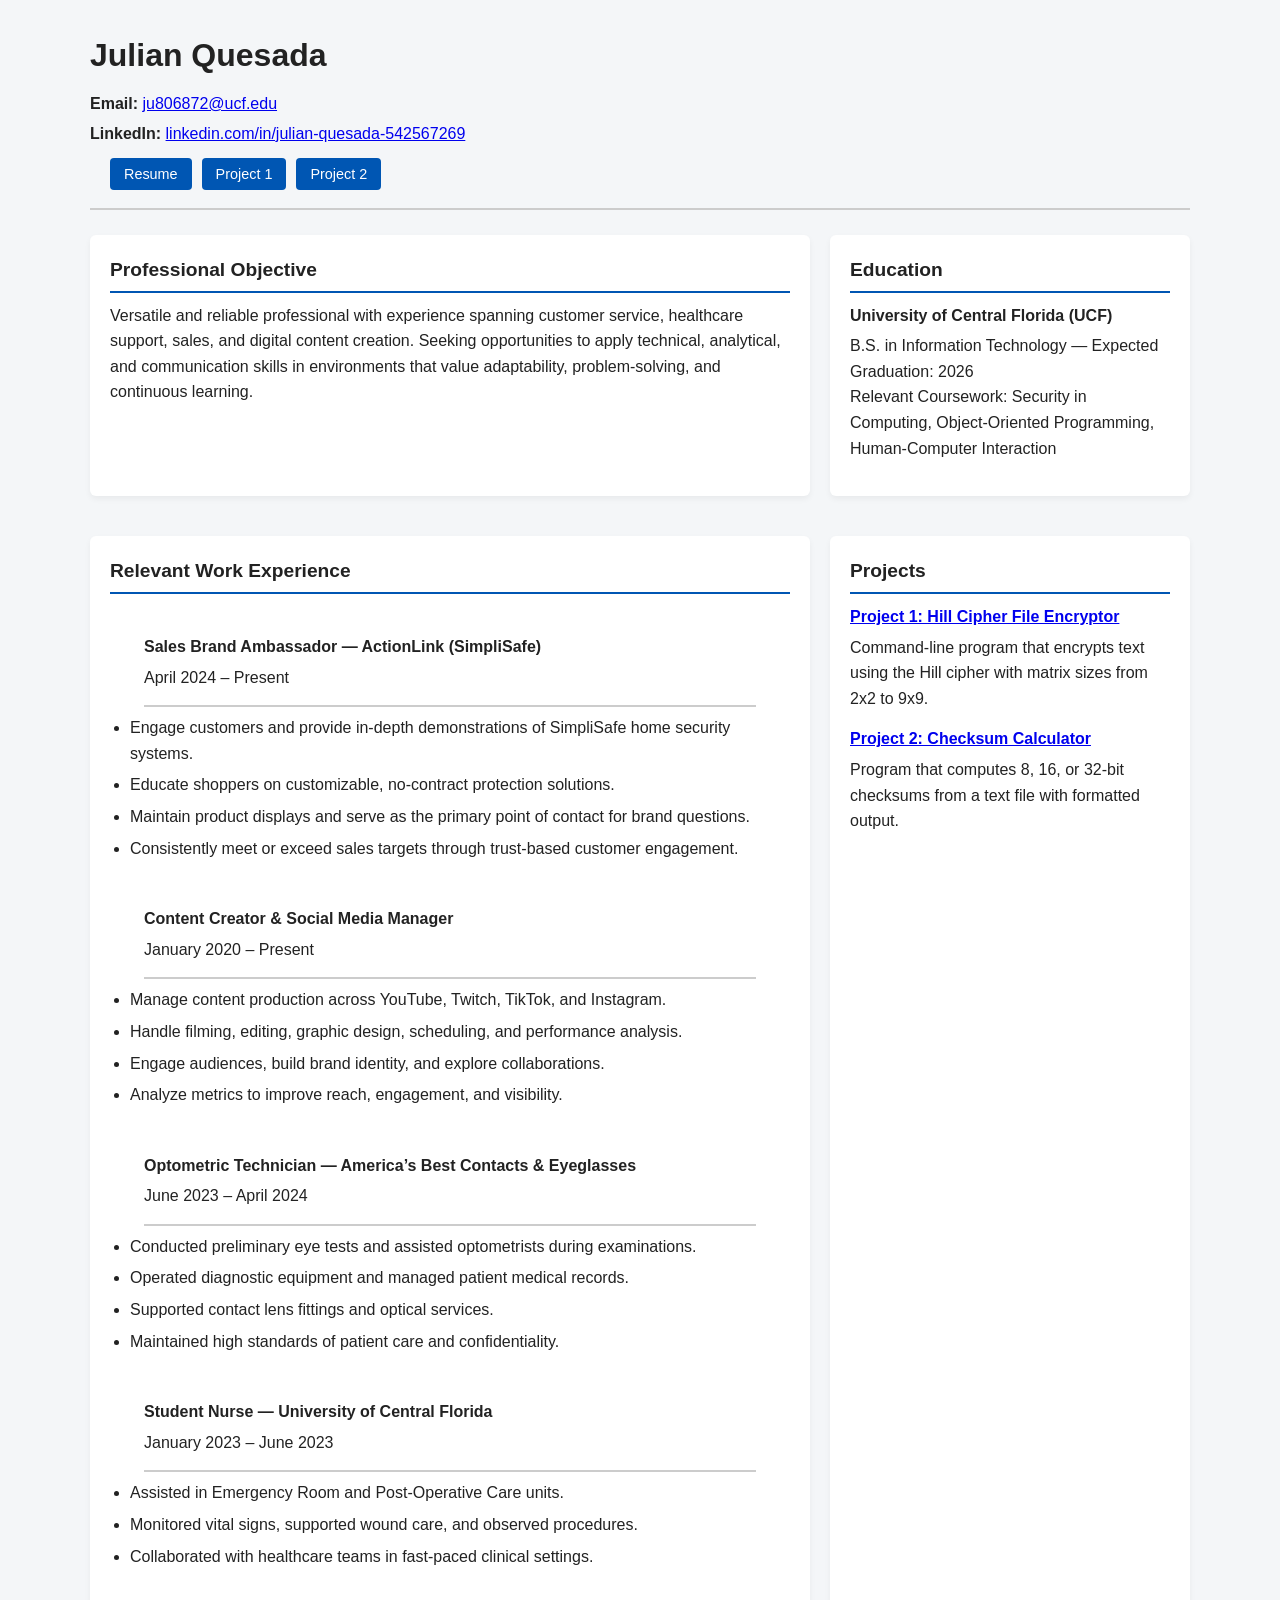
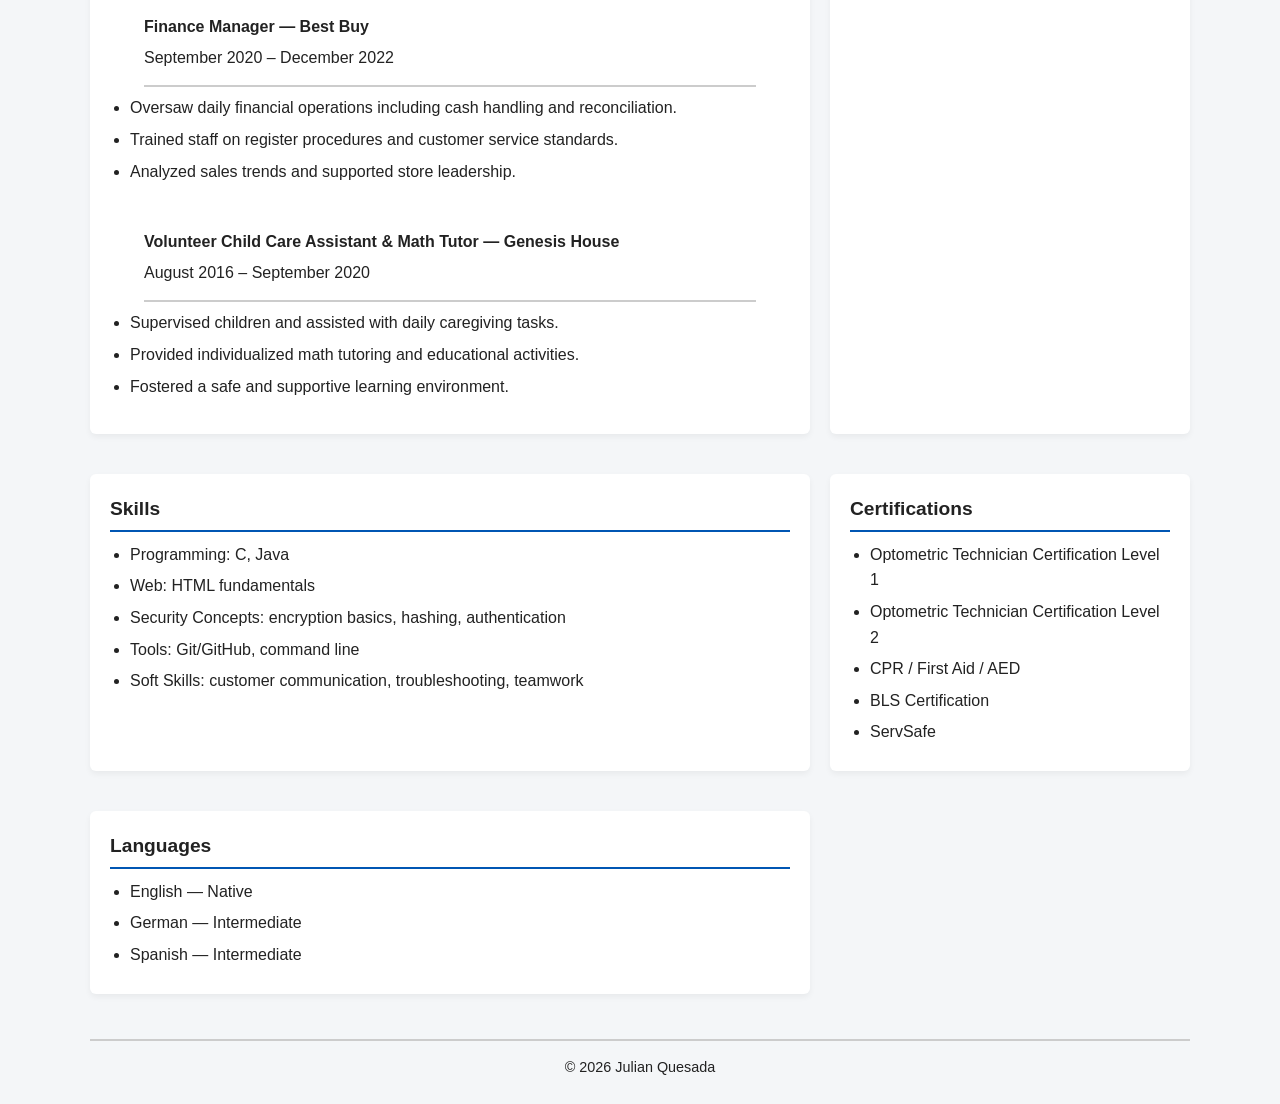
<file: index.html>
<!doctype html>
<html lang="en">
<head>
  <meta charset="utf-8" />
  <meta name="viewport" content="width=device-width, initial-scale=1" />
  <title>Julian Quesada | Resume</title>
  <link rel="stylesheet" href="styles.css" />
</head>

<body>

<header>
  <h1>Julian Quesada</h1>

  <address>
    <p>
      <strong>Email:</strong>
      <a href="mailto:ju806872@ucf.edu">ju806872@ucf.edu</a>
    </p>
    <p>
      <strong>LinkedIn:</strong>
      <a href="https://www.linkedin.com/in/julian-quesada-542567269">
        linkedin.com/in/julian-quesada-542567269
      </a>
    </p>
  </address>

  <nav aria-label="Primary">
    <ul>
      <li><a href="index.html">Resume</a></li>
      <li><a href="projects/project1.html">Project 1</a></li>
      <li><a href="projects/project2.html">Project 2</a></li>
    </ul>
  </nav>
</header>

<main>

  <section aria-labelledby="objective">
    <h2 id="objective">Professional Objective</h2>
    <p>
      Versatile and reliable professional with experience spanning customer service,
      healthcare support, sales, and digital content creation. Seeking opportunities
      to apply technical, analytical, and communication skills in environments that
      value adaptability, problem-solving, and continuous learning.
    </p>
  </section>

  <section aria-labelledby="education">
    <h2 id="education">Education</h2>
    <article>
      <h3>University of Central Florida (UCF)</h3>
      <p>B.S. in Information Technology — Expected Graduation: 2026</p>
      <p>Relevant Coursework: Security in Computing, Object-Oriented Programming, Human-Computer Interaction</p>
    </article>
  </section>

  <section aria-labelledby="experience">
    <h2 id="experience">Relevant Work Experience</h2>

    <article>
      <header>
        <h3>Sales Brand Ambassador — ActionLink (SimpliSafe)</h3>
        <p><time datetime="2024-04">April 2024</time> – Present</p>
      </header>
      <ul>
        <li>Engage customers and provide in-depth demonstrations of SimpliSafe home security systems.</li>
        <li>Educate shoppers on customizable, no-contract protection solutions.</li>
        <li>Maintain product displays and serve as the primary point of contact for brand questions.</li>
        <li>Consistently meet or exceed sales targets through trust-based customer engagement.</li>
      </ul>
    </article>

    <article>
      <header>
        <h3>Content Creator & Social Media Manager</h3>
        <p><time datetime="2020-01">January 2020</time> – Present</p>
      </header>
      <ul>
        <li>Manage content production across YouTube, Twitch, TikTok, and Instagram.</li>
        <li>Handle filming, editing, graphic design, scheduling, and performance analysis.</li>
        <li>Engage audiences, build brand identity, and explore collaborations.</li>
        <li>Analyze metrics to improve reach, engagement, and visibility.</li>
      </ul>
    </article>

    <article>
      <header>
        <h3>Optometric Technician — America’s Best Contacts & Eyeglasses</h3>
        <p><time datetime="2023-06">June 2023</time> – <time datetime="2024-04">April 2024</time></p>
      </header>
      <ul>
        <li>Conducted preliminary eye tests and assisted optometrists during examinations.</li>
        <li>Operated diagnostic equipment and managed patient medical records.</li>
        <li>Supported contact lens fittings and optical services.</li>
        <li>Maintained high standards of patient care and confidentiality.</li>
      </ul>
    </article>

    <article>
      <header>
        <h3>Student Nurse — University of Central Florida</h3>
        <p><time datetime="2023-01">January 2023</time> – <time datetime="2023-06">June 2023</time></p>
      </header>
      <ul>
        <li>Assisted in Emergency Room and Post-Operative Care units.</li>
        <li>Monitored vital signs, supported wound care, and observed procedures.</li>
        <li>Collaborated with healthcare teams in fast-paced clinical settings.</li>
      </ul>
    </article>

    <article>
      <header>
        <h3>Finance Manager — Best Buy</h3>
        <p><time datetime="2020-09">September 2020</time> – <time datetime="2022-12">December 2022</time></p>
      </header>
      <ul>
        <li>Oversaw daily financial operations including cash handling and reconciliation.</li>
        <li>Trained staff on register procedures and customer service standards.</li>
        <li>Analyzed sales trends and supported store leadership.</li>
      </ul>
    </article>

    <article>
      <header>
        <h3>Volunteer Child Care Assistant & Math Tutor — Genesis House</h3>
        <p><time datetime="2016-08">August 2016</time> – <time datetime="2020-09">September 2020</time></p>
      </header>
      <ul>
        <li>Supervised children and assisted with daily caregiving tasks.</li>
        <li>Provided individualized math tutoring and educational activities.</li>
        <li>Fostered a safe and supportive learning environment.</li>
      </ul>
    </article>

  </section>

  <section aria-labelledby="projects">
    <h2 id="projects">Projects</h2>

    <article>
      <h3><a href="projects/project1.html">Project 1: Hill Cipher File Encryptor</a></h3>
      <p>Command-line program that encrypts text using the Hill cipher with matrix sizes from 2x2 to 9x9.</p>
    </article>

    <article>
      <h3><a href="projects/project2.html">Project 2: Checksum Calculator</a></h3>
      <p>Program that computes 8, 16, or 32-bit checksums from a text file with formatted output.</p>
    </article>
  </section>

  <section aria-labelledby="skills">
    <h2 id="skills">Skills</h2>
    <ul>
      <li>Programming: C, Java</li>
      <li>Web: HTML fundamentals</li>
      <li>Security Concepts: encryption basics, hashing, authentication</li>
      <li>Tools: Git/GitHub, command line</li>
      <li>Soft Skills: customer communication, troubleshooting, teamwork</li>
    </ul>
  </section>

  <section aria-labelledby="certifications">
    <h2 id="certifications">Certifications</h2>
    <ul>
      <li>Optometric Technician Certification Level 1</li>
      <li>Optometric Technician Certification Level 2</li>
      <li>CPR / First Aid / AED</li>
      <li>BLS Certification</li>
      <li>ServSafe</li>
    </ul>
  </section>

  <section aria-labelledby="languages">
    <h2 id="languages">Languages</h2>
    <ul>
      <li>English — Native</li>
      <li>German — Intermediate</li>
      <li>Spanish — Intermediate</li>
    </ul>
  </section>

</main>

<footer>
  <p>&copy; <time datetime="2026">2026</time> Julian Quesada</p>
</footer>

</body>
</html>
</file>
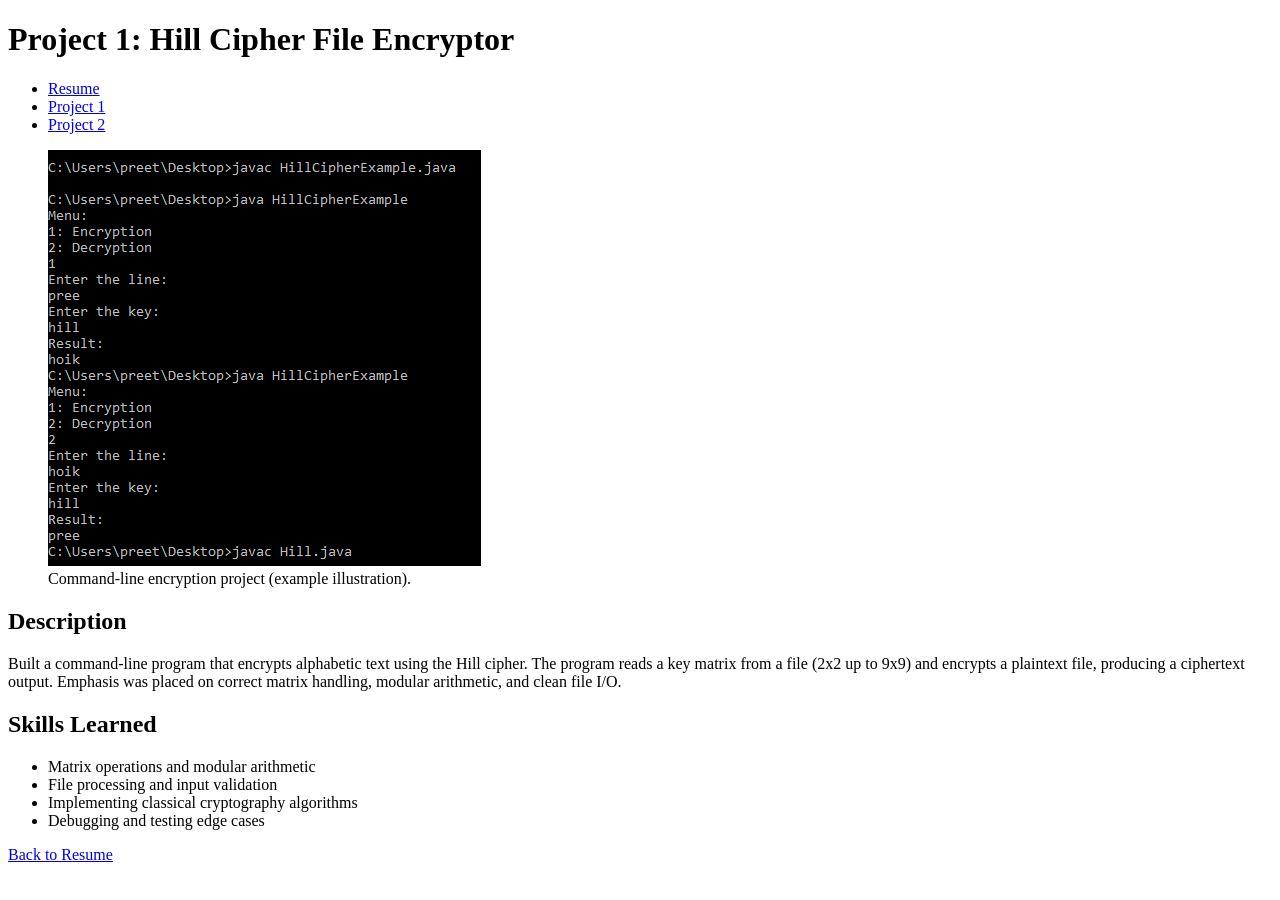
<file: projects/project1.html>
<!doctype html>
<html lang="en">
<head>
  <meta charset="utf-8" />
  <meta name="viewport" content="width=device-width, initial-scale=1" />
  <title>Project 1 | Hill Cipher File Encryptor</title>
</head>
<body>
  <header>
    <h1>Project 1: Hill Cipher File Encryptor</h1>

    <nav aria-label="Primary">
      <ul>
        <li><a href="../index.html">Resume</a></li>
        <li><a href="project1.html">Project 1</a></li>
        <li><a href="project2.html">Project 2</a></li>
      </ul>
    </nav>
  </header>

  <main>
    <figure>
      <img src="../images/project1.png" alt="Illustration for the Hill Cipher encryptor project" />
      <figcaption>Command-line encryption project (example illustration).</figcaption>
    </figure>

    <section aria-labelledby="description">
      <h2 id="description">Description</h2>
      <p>
        Built a command-line program that encrypts alphabetic text using the Hill cipher. The program reads
        a key matrix from a file (2x2 up to 9x9) and encrypts a plaintext file, producing a ciphertext output.
        Emphasis was placed on correct matrix handling, modular arithmetic, and clean file I/O.
      </p>
    </section>

    <section aria-labelledby="skills-learned">
      <h2 id="skills-learned">Skills Learned</h2>
      <ul>
        <li>Matrix operations and modular arithmetic</li>
        <li>File processing and input validation</li>
        <li>Implementing classical cryptography algorithms</li>
        <li>Debugging and testing edge cases</li>
      </ul>
    </section>
  </main>

  <footer>
    <p><a href="../index.html">Back to Resume</a></p>
  </footer>
</body>
</html>
</file>
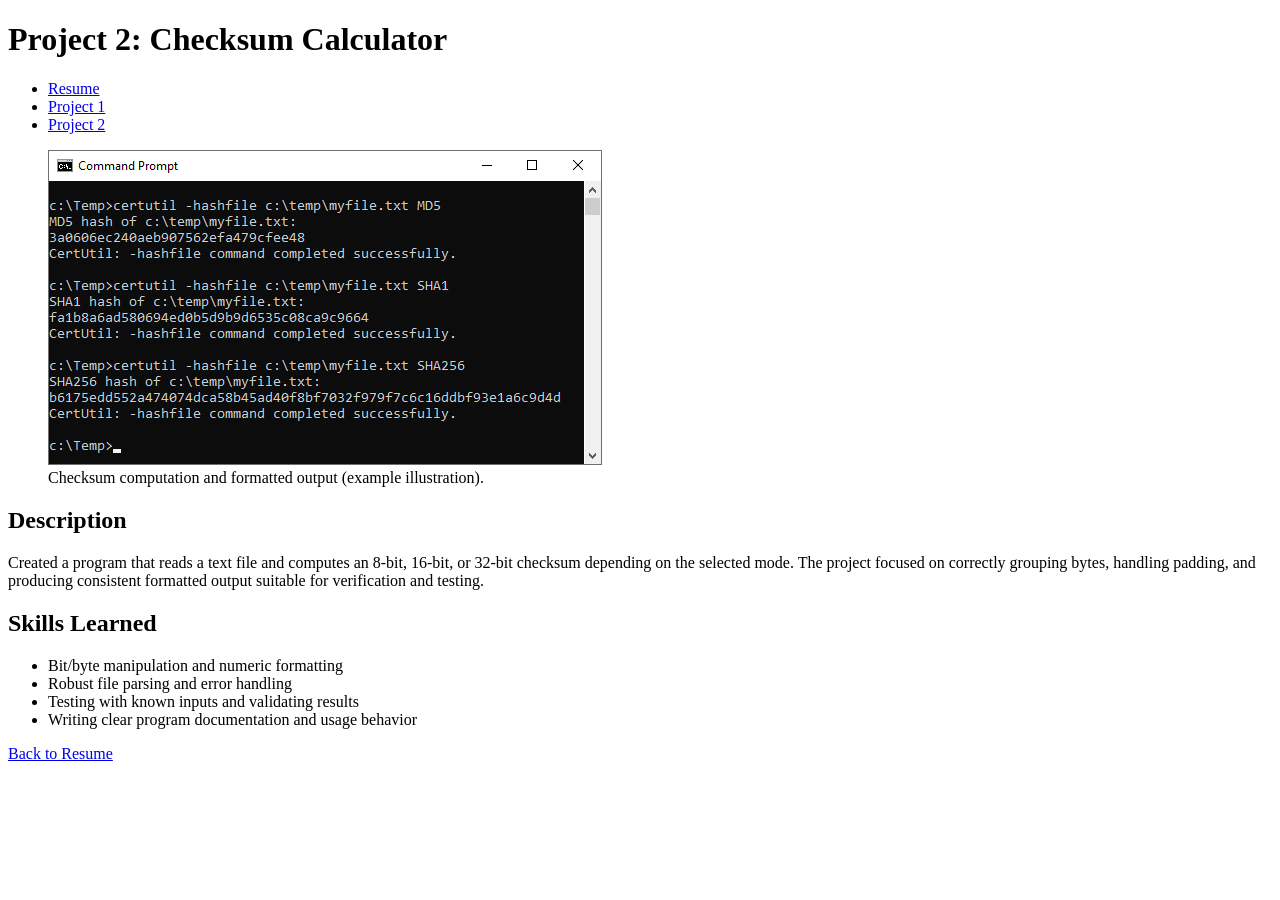
<file: projects/project2.html>
<!doctype html>
<html lang="en">
<head>
  <meta charset="utf-8" />
  <meta name="viewport" content="width=device-width, initial-scale=1" />
  <title>Project 2 | Checksum Calculator</title>
</head>
<body>
  <header>
    <h1>Project 2: Checksum Calculator</h1>

    <nav aria-label="Primary">
      <ul>
        <li><a href="../index.html">Resume</a></li>
        <li><a href="project1.html">Project 1</a></li>
        <li><a href="project2.html">Project 2</a></li>
      </ul>
    </nav>
  </header>

  <main>
    <figure>
      <img src="../images/project2.png" alt="Illustration for the checksum calculator project" />
      <figcaption>Checksum computation and formatted output (example illustration).</figcaption>
    </figure>

    <section aria-labelledby="description">
      <h2 id="description">Description</h2>
      <p>
        Created a program that reads a text file and computes an 8-bit, 16-bit, or 32-bit checksum depending
        on the selected mode. The project focused on correctly grouping bytes, handling padding, and producing
        consistent formatted output suitable for verification and testing.
      </p>
    </section>

    <section aria-labelledby="skills-learned">
      <h2 id="skills-learned">Skills Learned</h2>
      <ul>
        <li>Bit/byte manipulation and numeric formatting</li>
        <li>Robust file parsing and error handling</li>
        <li>Testing with known inputs and validating results</li>
        <li>Writing clear program documentation and usage behavior</li>
      </ul>
    </section>
  </main>

  <footer>
    <p><a href="../index.html">Back to Resume</a></p>
  </footer>
</body>
</html>
</file>
<file: styles.css>
/* ===== RESET ===== */
* {
  margin: 0;
  padding: 0;
  box-sizing: border-box;
}

/* ===== BODY ===== */
body {
  font-family: Arial, Helvetica, sans-serif;
  line-height: 1.6;
  background-color: #f4f6f8;
  color: #222;
}

/* ===== CONTAINER WIDTH ===== */
header,
main,
footer {
  width: 90%;
  max-width: 1100px;
  margin: 0 auto;
}

/* ===== HEADER ===== */
header {
  padding: 30px 0 15px 0;
  border-bottom: 2px solid #ccc;
}

header h1 {
  font-size: 2rem;
  margin-bottom: 10px;
}

address {
  font-style: normal;
  margin-bottom: 15px;
}

address p {
  margin: 4px 0;
}

/* ===== NAVIGATION ===== */
nav ul {
  list-style: none;
  display: flex;
  gap: 10px;
  flex-wrap: wrap;
}

nav a {
  text-decoration: none;
  background-color: #0056b3;
  color: white;
  padding: 8px 14px;
  border-radius: 4px;
  font-size: 0.9rem;
}

nav a:hover {
  background-color: #003d80;
}

/* ===== MAIN SECTIONS ===== */
main {
  padding: 25px 0;
}

section {
  background: white;
  padding: 20px;
  margin-bottom: 20px;
  border-radius: 6px;
  box-shadow: 0 3px 6px rgba(0,0,0,0.05);
}

h2 {
  margin-bottom: 10px;
  border-bottom: 2px solid #0056b3;
  padding-bottom: 5px;
  font-size: 1.2rem;
}

h3 {
  margin-bottom: 5px;
  font-size: 1rem;
}

article {
  margin-bottom: 15px;
}

ul {
  margin-top: 8px;
  padding-left: 20px;
}

li {
  margin-bottom: 6px;
}

/* ===== FOOTER ===== */
footer {
  text-align: center;
  padding: 15px 0 25px 0;
  border-top: 2px solid #ccc;
  font-size: 0.9rem;
}

/* ============================= */
/* ===== DESKTOP LAYOUT ======= */
/* ============================= */

@media (min-width: 900px) {

  main {
    display: grid;
    grid-template-columns: 2fr 1fr;
    gap: 20px;
  }

  /* Make major sections full width */
  #objective,
  #education,
  #experience,
  #projects {
    grid-column: 1 / -1;
  }

  /* Side column layout */
  #skills,
  #certifications,
  #languages {
    grid-column: 2;
  }

}
</file>
